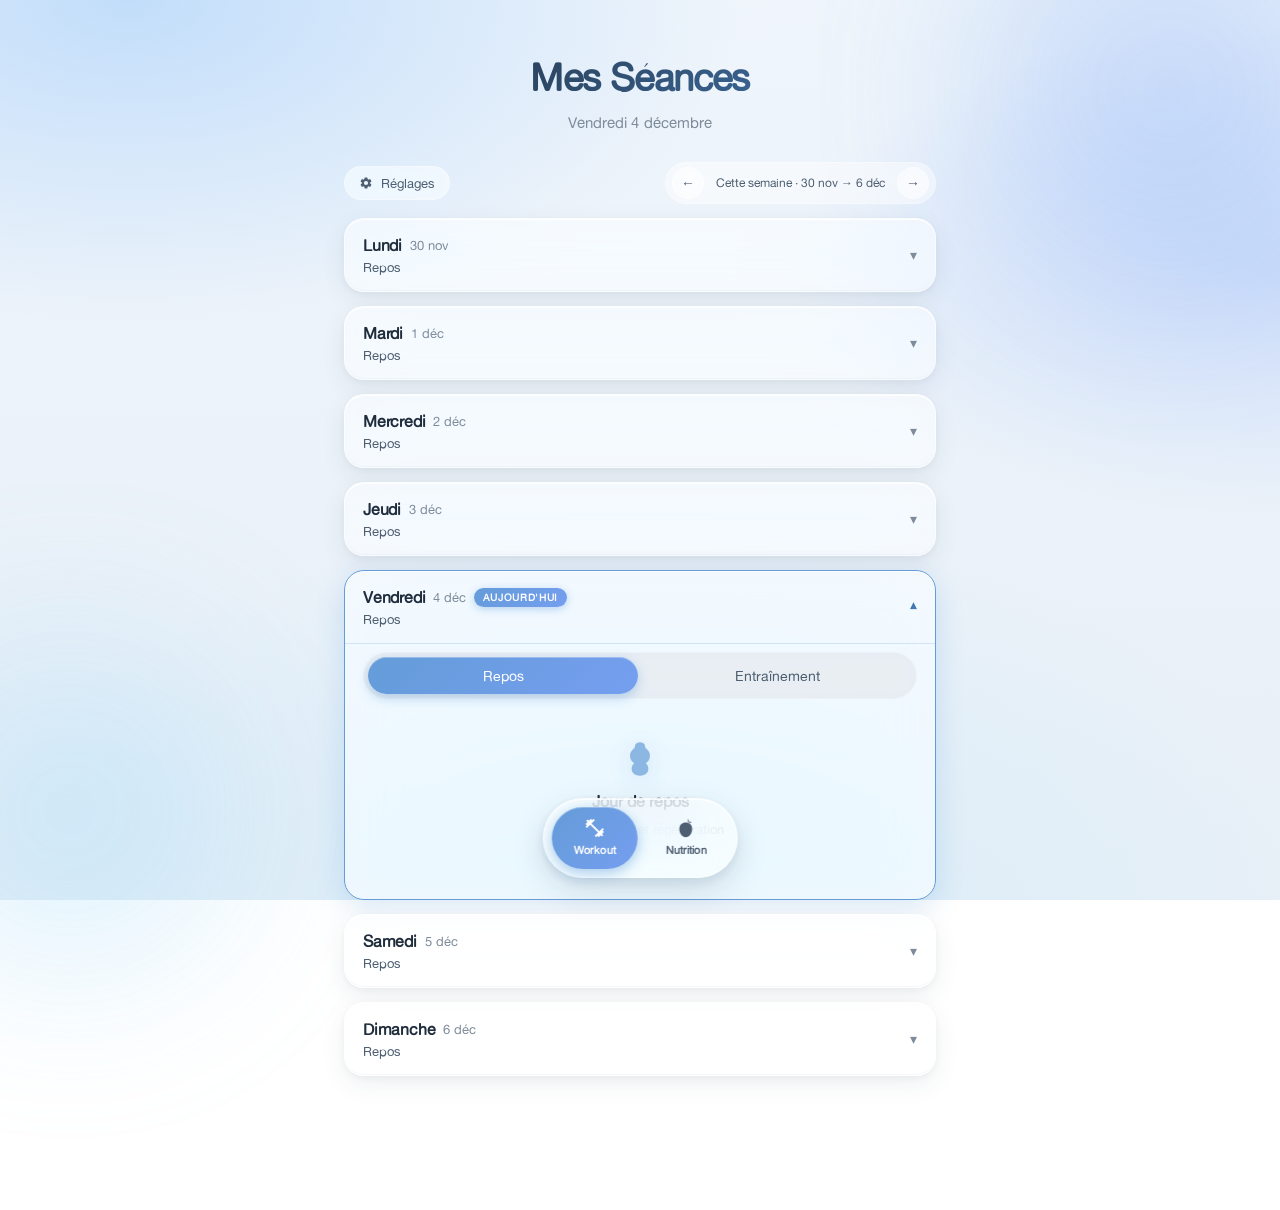
<file: index.html>
<!DOCTYPE html>
<html lang="fr">
<head>
    <meta charset="UTF-8">
    <meta name="viewport" content="width=device-width, initial-scale=1.0">
    <meta http-equiv="refresh" content="0; url=workout.html">
    <title>Fitness Tracker - Redirection...</title>
</head>
<body>
    <p>Redirection vers Workout...</p>
    <script>
        window.location.href = 'workout.html';
    </script>
</body>
</html>
</file>
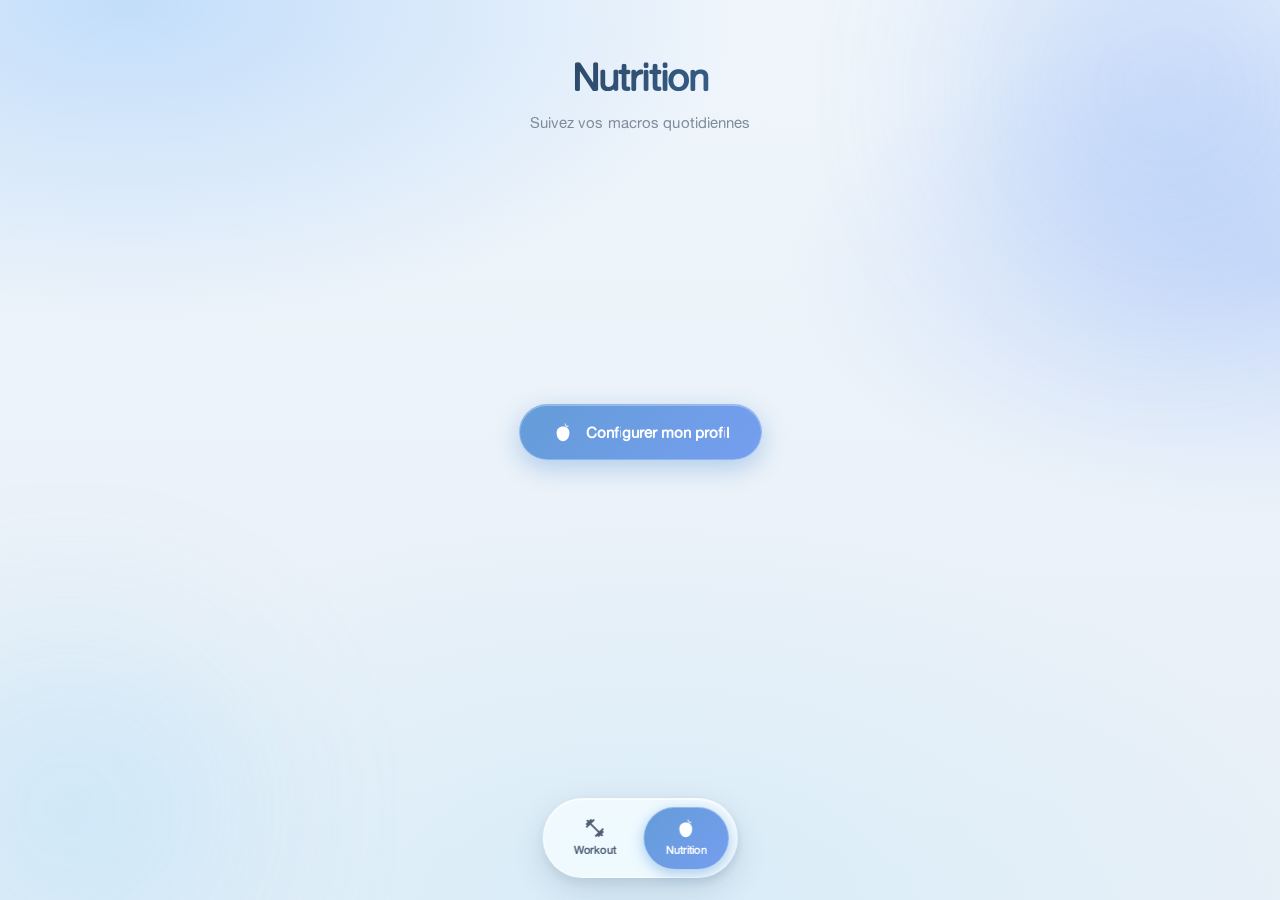
<file: nutrition.html>
<!DOCTYPE html>
<html lang="fr">
<head>
    <meta charset="UTF-8">
    <meta name="viewport" content="width=device-width, initial-scale=1.0">
    <title>Nutrition - Suivi Macros</title>
    <link rel="stylesheet" href="styles.css">
</head>
<body>
    <!-- SVG Icons (hidden) -->
    <svg style="display: none;">
        <!-- Dumbbell Icon -->
        <symbol id="icon-dumbbell" viewBox="0 0 24 24">
            <path d="M20.57 14.86L22 13.43 20.57 12 17 15.57 8.43 7 12 3.43 10.57 2 9.14 3.43 7.71 2 5.57 4.14 4.14 2.71 2.71 4.14l1.43 1.43L2 7.71l1.43 1.43L2 10.57 3.43 12 7 8.43 15.57 17 12 20.57 13.43 22l1.43-1.43L16.29 22l2.14-2.14 1.43 1.43 1.43-1.43-1.43-1.43L22 16.29z"/>
        </symbol>

        <!-- Apple Icon - Realistic Apple Shape -->
        <symbol id="icon-apple" viewBox="0 0 24 24">
            <!-- Leaf -->
            <path d="M14 2c0 0 1 0.5 1.5 2c0.3 0.9 0.3 1.5 0.3 1.5s1-0.8 1.7-0.5c0.7 0.3 0.5 1.5 0.5 1.5s-1.5 0.5-2.5 0c-0.8-0.4-1.5-1.5-1.5-1.5z" fill="currentColor" opacity="0.7"/>
            <!-- Apple Body -->
            <path d="M12 6c-4 0-7 2.5-7 7c0 4.5 3 9 7 9s7-4.5 7-9c0-4.5-3-7-7-7z" fill="currentColor"/>
            <!-- Highlight -->
            <ellipse cx="9" cy="10" rx="2" ry="2.5" fill="currentColor" opacity="0.2"/>
        </symbol>

        <!-- Refresh/Reset Icon -->
        <symbol id="icon-refresh" viewBox="0 0 24 24">
            <path d="M17.65 6.35C16.2 4.9 14.21 4 12 4c-4.42 0-7.99 3.58-7.99 8s3.57 8 7.99 8c3.73 0 6.84-2.55 7.73-6h-2.08c-.82 2.33-3.04 4-5.65 4-3.31 0-6-2.69-6-6s2.69-6 6-6c1.66 0 3.14.69 4.22 1.78L13 11h7V4l-2.35 2.35z"/>
        </symbol>
    </svg>

    <div class="container">
        <!-- Header -->
        <header>
            <h1>Nutrition</h1>
            <p class="subtitle" id="nutritionDateLabel">Suivez vos macros quotidiennes</p>
        </header>

        <!-- User Profile Section -->
        <div class="nutrition-profile" id="nutritionProfile">
            <button class="profile-setup-btn" id="profileSetupBtn">
                <svg class="icon"><use href="#icon-apple"></use></svg>
                Configurer mon profil
            </button>
        </div>

        <!-- Daily Tracking Section -->
        <div class="daily-tracking" id="dailyTracking" style="display: none;">
            <div class="daily-header">
                <h3 id="dailyDate">Aujourd'hui</h3>
                <div class="daily-header-actions">
                    <button class="icon-btn" id="editProfileBtn" aria-label="Modifier le profil" title="Modifier le profil">
                        <svg class="icon" viewBox="0 0 24 24"><path d="M19.14 12.94c.04-.31.06-.63.06-.94s-.02-.63-.06-.94l2.03-1.58a.49.49 0 00.12-.61l-1.92-3.32a.488.488 0 00-.59-.22l-2.39.96c-.5-.38-1.04-.7-1.62-.94L14.4 2.81a.484.484 0 00-.48-.41h-3.84c-.24 0-.43.17-.47.41l-.36 2.54c-.59.24-1.13.57-1.62.94l-2.39-.96a.493.493 0 00-.59.22l-1.92 3.32a.49.49 0 00.12.61l2.03 1.58c-.04.31-.06.63-.06.94s.02.63.06.94l-2.03 1.58a.49.49 0 00-.12.61l1.92 3.32c.13.22.39.31.59.22l2.39-.96c.5.38 1.04.7 1.62.94l.36 2.54c.04.24.24.41.48.41h3.84c.24 0 .44-.17.47-.41l.36-2.54c.59-.24 1.13-.56 1.62-.94l2.39.96c.22.08.47 0 .59-.22l1.92-3.32a.49.49 0 00-.12-.61l-2.03-1.58zM12 15.6A3.6 3.6 0 018.4 12 3.6 3.6 0 0112 8.4a3.6 3.6 0 013.6 3.6 3.6 3.6 0 01-3.6 3.6z"/></svg>
                    </button>
                    <button class="reset-day-btn" id="resetDayBtn">
                        <svg class="reset-icon"><use href="#icon-refresh"></use></svg>
                        Réinitialiser
                    </button>
                </div>
            </div>

            <!-- Macros Overview - Activity rings -->
            <div class="macros-overview">
                <div class="macro-card">
                    <div class="macro-ring">
                        <svg class="ring-svg" viewBox="0 0 120 120">
                            <circle class="ring-track" cx="60" cy="60" r="52"></circle>
                            <circle class="ring-fill calories-fill" id="caloriesBar" cx="60" cy="60" r="52"></circle>
                        </svg>
                        <div class="ring-center">
                            <span class="ring-current" id="caloriesCurrent">0</span>
                            <span class="ring-target-row">
                                <span class="ring-separator">/</span>
                                <span class="ring-target" id="caloriesTarget">0</span>
                            </span>
                            <span class="ring-unit">kcal</span>
                        </div>
                    </div>
                    <div class="macro-label">Calories</div>
                </div>

                <div class="macro-card">
                    <div class="macro-ring">
                        <svg class="ring-svg" viewBox="0 0 120 120">
                            <circle class="ring-track" cx="60" cy="60" r="52"></circle>
                            <circle class="ring-fill protein-fill" id="proteinBar" cx="60" cy="60" r="52"></circle>
                        </svg>
                        <div class="ring-center">
                            <span class="ring-current" id="proteinCurrent">0</span>
                            <span class="ring-target-row">
                                <span class="ring-separator">/</span>
                                <span class="ring-target" id="proteinTarget">0</span>
                            </span>
                            <span class="ring-unit">g protéines</span>
                        </div>
                    </div>
                    <div class="macro-label">Protéines</div>
                </div>
            </div>

            <!-- Quick Add Section -->
            <div class="quick-add-section">
                <h3>Ajouter un repas</h3>
                <div class="quick-add-inputs">
                    <input type="number" id="addCalories" class="quick-input" placeholder="Calories" min="0" step="1">
                    <input type="number" id="addProtein" class="quick-input" placeholder="Protéines (g)" min="0" step="0.1">
                    <button class="add-meal-btn" id="addMealBtn">+ Ajouter</button>
                </div>
            </div>

            <!-- Meal History -->
            <div class="meal-history">
                <h3>Historique du jour</h3>
                <div class="meal-list" id="mealList">
                    <!-- Meals will be added here -->
                </div>
            </div>
        </div>

        <!-- Profile Setup Modal -->
        <div class="modal" id="profileModal">
            <div class="modal-content">
                <div class="modal-header">
                    <h2>Configuration du profil</h2>
                    <button class="close-btn" id="closeProfileModal">&times;</button>
                </div>

                <div class="profile-form">
                    <div class="form-group">
                        <label for="userWeight">Poids (kg)</label>
                        <input type="number" id="userWeight" class="form-input" placeholder="70" min="30" max="300" step="0.1">
                    </div>

                    <div class="form-group">
                        <label for="userHeight">Taille (cm)</label>
                        <input type="number" id="userHeight" class="form-input" placeholder="175" min="100" max="250">
                    </div>

                    <div class="form-group">
                        <label for="userAge">Âge</label>
                        <input type="number" id="userAge" class="form-input" placeholder="25" min="15" max="100">
                    </div>

                    <div class="form-group">
                        <label for="userGender">Sexe</label>
                        <select id="userGender" class="form-input">
                            <option value="male">Homme</option>
                            <option value="female">Femme</option>
                        </select>
                    </div>

                    <div class="form-group">
                        <label for="activityLevel">Niveau d'activité</label>
                        <select id="activityLevel" class="form-input">
                            <option value="1.2">Sédentaire (peu ou pas d'exercice)</option>
                            <option value="1.375">Légèrement actif (1-3 jours/semaine)</option>
                            <option value="1.55" selected>Modérément actif (3-5 jours/semaine)</option>
                            <option value="1.725">Très actif (6-7 jours/semaine)</option>
                            <option value="1.9">Extrêmement actif (2x par jour)</option>
                        </select>
                    </div>

                    <div class="form-group">
                        <label for="goal">Objectif</label>
                        <select id="goal" class="form-input">
                            <option value="cut">Sèche (perte de poids)</option>
                            <option value="maintain">Maintien</option>
                            <option value="bulk">Prise de masse (bulk)</option>
                        </select>
                    </div>

                    <button class="save-profile-btn" id="saveProfileBtn">Calculer mes besoins</button>
                </div>
            </div>
        </div>

        <!-- Bottom Navigation -->
        <nav class="bottom-nav">
            <a href="workout.html" class="nav-item">
                <svg class="nav-icon"><use href="#icon-dumbbell"></use></svg>
                <span class="nav-label">Workout</span>
            </a>
            <a href="nutrition.html" class="nav-item active">
                <svg class="nav-icon"><use href="#icon-apple"></use></svg>
                <span class="nav-label">Nutrition</span>
            </a>
        </nav>
    </div>

    <script src="nutrition.js"></script>
</body>
</html>
</file>
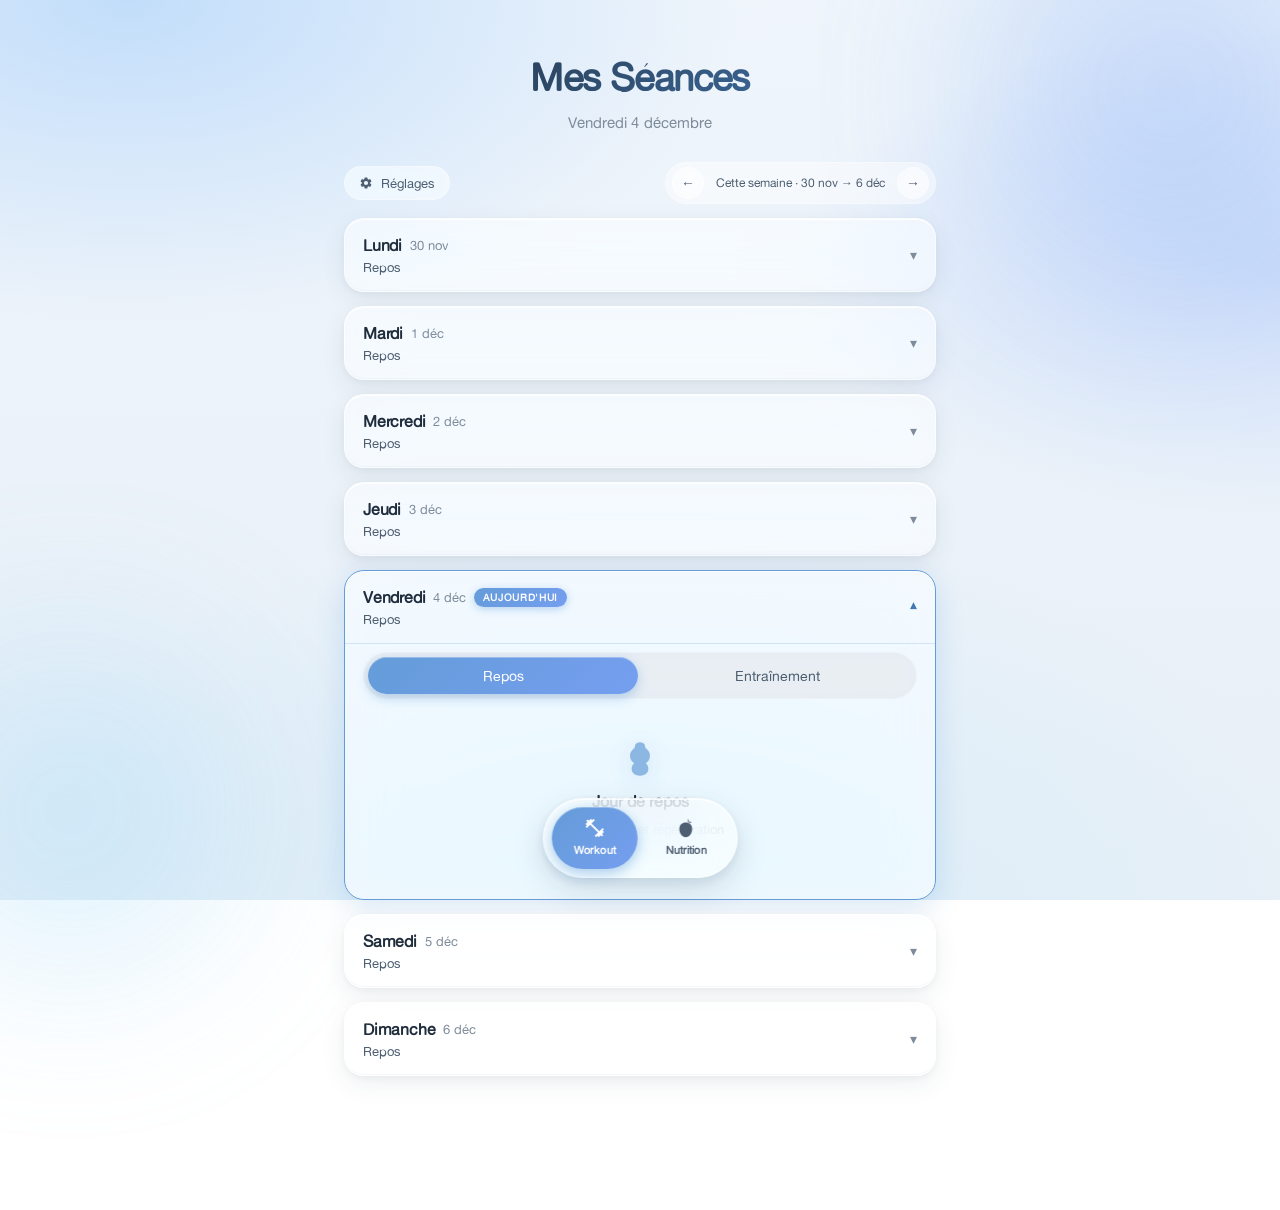
<file: workout.html>
<!DOCTYPE html>
<html lang="fr">
<head>
    <meta charset="UTF-8">
    <meta name="viewport" content="width=device-width, initial-scale=1.0">
    <title>Workout — Mes Séances</title>
    <link rel="stylesheet" href="styles.css">
</head>
<body>
    <!-- SVG Icons (hidden) -->
    <svg style="display: none;">
        <symbol id="icon-dumbbell" viewBox="0 0 24 24">
            <path d="M20.57 14.86L22 13.43 20.57 12 17 15.57 8.43 7 12 3.43 10.57 2 9.14 3.43 7.71 2 5.57 4.14 4.14 2.71 2.71 4.14l1.43 1.43L2 7.71l1.43 1.43L2 10.57 3.43 12 7 8.43 15.57 17 12 20.57 13.43 22l1.43-1.43L16.29 22l2.14-2.14 1.43 1.43 1.43-1.43-1.43-1.43L22 16.29z"/>
        </symbol>
        <symbol id="icon-apple" viewBox="0 0 24 24">
            <path d="M14 2c0 0 1 0.5 1.5 2c0.3 0.9 0.3 1.5 0.3 1.5s1-0.8 1.7-0.5c0.7 0.3 0.5 1.5 0.5 1.5s-1.5 0.5-2.5 0c-0.8-0.4-1.5-1.5-1.5-1.5z" fill="currentColor" opacity="0.7"/>
            <path d="M12 6c-4 0-7 2.5-7 7c0 4.5 3 9 7 9s7-4.5 7-9c0-4.5-3-7-7-7z" fill="currentColor"/>
            <ellipse cx="9" cy="10" rx="2" ry="2.5" fill="currentColor" opacity="0.2"/>
        </symbol>
        <symbol id="icon-rotation" viewBox="0 0 24 24">
            <path d="M12 4V1L8 5l4 4V6c3.31 0 6 2.69 6 6 0 1.01-.25 1.97-.7 2.8l1.46 1.46C19.54 15.03 20 13.57 20 12c0-4.42-3.58-8-8-8zm0 14c-3.31 0-6-2.69-6-6 0-1.01.25-1.97.7-2.8L5.24 7.74C4.46 8.97 4 10.43 4 12c0 4.42 3.58 8 8 8v3l4-4-4-4v3z"/>
        </symbol>
        <symbol id="icon-rest" viewBox="0 0 24 24">
            <path d="M12 2c-1 0-2 0.5-2.5 1C9 3.5 9 4 9 4.5c0 0 0 0.5-1 1.5c-1 1-2 2-2 4c0 2 1 3.5 2.5 4.5C7.5 15.5 7 16.5 7 18c0 2 1.5 4 5 4s5-2 5-4c0-1.5-0.5-2.5-1.5-3.5C17 13.5 18 12 18 10c0-2-1-3-2-4c-1-1-1-1.5-1-1.5c0-0.5 0-1-0.5-1.5C14 2.5 13 2 12 2z"/>
        </symbol>
        <symbol id="icon-info" viewBox="0 0 24 24">
            <path d="M12 2C11 2 10 2.5 10 3.5v0.8C8.2 5.1 7 6.9 7 9c0 1.9 1 3.6 2.5 4.5V17c0 0.6 0.4 1 1 1h3c0.6 0 1-0.4 1-1v-3.5C16 12.6 17 10.9 17 9c0-2.1-1.2-3.9-3-4.7V3.5C14 2.5 13 2 12 2zm-1.5 17v1c0 0.3 0.2 0.5 0.5 0.5h2c0.3 0 0.5-0.2 0.5-0.5v-1h-3z"/>
        </symbol>
        <symbol id="icon-settings" viewBox="0 0 24 24">
            <path d="M19.14 12.94c.04-.31.06-.63.06-.94s-.02-.63-.06-.94l2.03-1.58a.49.49 0 00.12-.61l-1.92-3.32a.488.488 0 00-.59-.22l-2.39.96c-.5-.38-1.04-.7-1.62-.94L14.4 2.81a.484.484 0 00-.48-.41h-3.84c-.24 0-.43.17-.47.41l-.36 2.54c-.59.24-1.13.57-1.62.94l-2.39-.96a.493.493 0 00-.59.22l-1.92 3.32a.49.49 0 00.12.61l2.03 1.58c-.04.31-.06.63-.06.94s.02.63.06.94l-2.03 1.58a.49.49 0 00-.12.61l1.92 3.32c.13.22.39.31.59.22l2.39-.96c.5.38 1.04.7 1.62.94l.36 2.54c.04.24.24.41.48.41h3.84c.24 0 .44-.17.47-.41l.36-2.54c.59-.24 1.13-.56 1.62-.94l2.39.96c.22.08.47 0 .59-.22l1.92-3.32a.49.49 0 00-.12-.61l-2.03-1.58zM12 15.6A3.6 3.6 0 018.4 12 3.6 3.6 0 0112 8.4a3.6 3.6 0 013.6 3.6 3.6 3.6 0 01-3.6 3.6z"/>
        </symbol>
    </svg>

    <div class="container">
        <header>
            <h1>Mes Séances</h1>
            <p class="subtitle" id="todayDateLabel">Planifiez vos entraînements</p>
        </header>

        <!-- Quick controls: settings + week navigation -->
        <div class="quick-controls">
            <button class="control-btn" id="settingsBtn" type="button" aria-expanded="false">
                <svg class="control-icon"><use href="#icon-settings"></use></svg>
                <span>Réglages</span>
            </button>
            <div class="week-nav-inline">
                <button class="week-nav-btn" id="prevWeek" type="button" aria-label="Semaine précédente">←</button>
                <span class="week-range" id="weekRangeLabel">Cette semaine</span>
                <button class="week-nav-btn" id="nextWeek" type="button" aria-label="Semaine suivante">→</button>
            </div>
        </div>

        <!-- Settings panel (collapsed by default) -->
        <div class="settings-panel" id="settingsPanel" hidden>
            <div class="setting-row">
                <div class="setting-info">
                    <div class="setting-title">Rotation automatique</div>
                    <div class="setting-help">Vos séances tournent automatiquement chaque semaine sur tous vos jours d'entraînement. Activez si vous faites Push/Pull/Legs en alternance.</div>
                </div>
                <label class="switch">
                    <input type="checkbox" id="rotationToggle">
                    <span class="switch-track"></span>
                </label>
            </div>
        </div>

        <!-- Day cards (accordion) -->
        <section class="week-view" id="weekView">
            <!-- Generated by JavaScript -->
        </section>

        <!-- Bottom Navigation -->
        <nav class="bottom-nav">
            <a href="workout.html" class="nav-item active">
                <svg class="nav-icon"><use href="#icon-dumbbell"></use></svg>
                <span class="nav-label">Workout</span>
            </a>
            <a href="nutrition.html" class="nav-item">
                <svg class="nav-icon"><use href="#icon-apple"></use></svg>
                <span class="nav-label">Nutrition</span>
            </a>
        </nav>
    </div>

    <script src="workout.js"></script>
</body>
</html>
</file>
<file: styles.css>
/* ==========================================================================
   BULK CLUB — GLASSMORPHISM REDESIGN
   Liquid glass / Apple / Figma aesthetic
   ========================================================================== */

@font-face {
    font-family: 'Alte Haas Grotesk';
    src: url('AlteHaasGroteskRegular.ttf') format('truetype');
    font-weight: normal;
    font-style: normal;
    font-display: swap;
}

@font-face {
    font-family: 'Cocogoose';
    src: url('Cocogoose-Pro-Regular-trial.ttf') format('truetype');
    font-weight: normal;
    font-style: normal;
    font-display: swap;
}

* {
    margin: 0;
    padding: 0;
    box-sizing: border-box;
}

:root {
    /* === Core palette — blues & off-white === */
    --primary-blue: hsl(211, 60%, 62%);
    --primary-blue-soft: hsl(211, 70%, 75%);
    --light-blue: hsl(210, 60%, 88%);
    --accent-blue: hsl(220, 80%, 70%);
    --off-white: hsl(210, 30%, 98%);
    --blue-dark: hsl(211, 45%, 48%);
    --blue-darker: hsl(213, 35%, 22%);
    --ink: hsl(213, 30%, 18%);
    --ink-soft: hsl(213, 18%, 38%);
    --ink-muted: hsl(213, 12%, 55%);

    /* === Glass tokens === */
    --glass-bg: hsla(0, 0%, 100%, 0.55);
    --glass-bg-strong: hsla(0, 0%, 100%, 0.72);
    --glass-bg-soft: hsla(0, 0%, 100%, 0.35);
    --glass-bg-tinted: hsla(211, 60%, 90%, 0.42);
    --glass-border: hsla(0, 0%, 100%, 0.55);
    --glass-border-soft: hsla(0, 0%, 100%, 0.3);
    --glass-highlight: hsla(0, 0%, 100%, 0.85);

    /* === Shadows === */
    --shadow-sm: 0 1px 2px hsla(213, 35%, 25%, 0.04),
                 0 2px 8px hsla(213, 35%, 25%, 0.05);
    --shadow-md: 0 2px 6px hsla(213, 35%, 25%, 0.05),
                 0 8px 24px hsla(213, 35%, 25%, 0.08);
    --shadow-lg: 0 4px 12px hsla(213, 35%, 25%, 0.06),
                 0 16px 48px hsla(213, 35%, 25%, 0.12);
    --shadow-xl: 0 8px 24px hsla(213, 35%, 25%, 0.08),
                 0 24px 64px hsla(213, 35%, 25%, 0.16);
    --shadow-blue: 0 8px 24px hsla(211, 60%, 50%, 0.25);

    /* === Compatibility aliases === */
    --workout-green: var(--primary-blue);
    --workout-green-light: var(--light-blue);
    --workout-green-dark: var(--blue-dark);
    --rest-white: var(--off-white);
    --background: var(--off-white);
    --text-dark: var(--ink);
    --text-light: var(--ink-muted);
    --border-light: hsla(213, 30%, 80%, 0.4);
    --shadow: hsla(213, 35%, 25%, 0.06);
    --shadow-strong: hsla(213, 35%, 25%, 0.12);

    /* === Radii === */
    --r-sm: 10px;
    --r-md: 14px;
    --r-lg: 20px;
    --r-xl: 28px;
    --r-pill: 999px;
}

/* ==========================================================================
   AMBIENT BACKGROUND — animated gradient orbs
   ========================================================================== */
html, body {
    min-height: 100vh;
}

body {
    font-family: 'Alte Haas Grotesk', -apple-system, BlinkMacSystemFont, 'Segoe UI', Roboto, 'Helvetica Neue', Arial, sans-serif;
    color: var(--ink);
    line-height: 1.55;
    -webkit-font-smoothing: antialiased;
    -moz-osx-font-smoothing: grayscale;
    background:
        radial-gradient(ellipse 80% 60% at 10% 0%, hsla(211, 90%, 80%, 0.55) 0%, transparent 60%),
        radial-gradient(ellipse 70% 50% at 100% 30%, hsla(220, 90%, 82%, 0.45) 0%, transparent 55%),
        radial-gradient(ellipse 90% 70% at 50% 100%, hsla(200, 80%, 88%, 0.5) 0%, transparent 60%),
        linear-gradient(180deg, hsl(210, 60%, 96%) 0%, hsl(210, 50%, 94%) 100%);
    background-attachment: fixed;
    overflow-x: hidden;
    position: relative;
}

/* Floating decorative orbs for ambient liquid feel */
body::before,
body::after {
    content: '';
    position: fixed;
    border-radius: 50%;
    pointer-events: none;
    z-index: -1;
    filter: blur(80px);
    opacity: 0.7;
    animation: floatOrb 18s ease-in-out infinite;
}

body::before {
    width: 420px;
    height: 420px;
    top: -120px;
    right: -100px;
    background: radial-gradient(circle, hsla(220, 90%, 75%, 0.55), hsla(211, 80%, 70%, 0.2));
}

body::after {
    width: 380px;
    height: 380px;
    bottom: -100px;
    left: -120px;
    background: radial-gradient(circle, hsla(200, 90%, 78%, 0.5), hsla(211, 70%, 80%, 0.15));
    animation-delay: -9s;
    animation-duration: 22s;
}

@keyframes floatOrb {
    0%, 100% { transform: translate(0, 0) scale(1); }
    33% { transform: translate(30px, -40px) scale(1.05); }
    66% { transform: translate(-20px, 30px) scale(0.95); }
}

.container {
    max-width: 100%;
    min-height: 100vh;
    padding: 28px 18px 110px;
    position: relative;
}

/* ==========================================================================
   HEADER
   ========================================================================== */
header {
    text-align: center;
    margin-bottom: 28px;
    animation: fadeInDown 0.7s cubic-bezier(0.22, 1, 0.36, 1);
}

header h1 {
    font-size: 32px;
    font-weight: 600;
    color: var(--ink);
    margin-bottom: 4px;
    letter-spacing: -0.8px;
    background: linear-gradient(135deg, var(--ink) 0%, var(--blue-dark) 100%);
    -webkit-background-clip: text;
    background-clip: text;
    -webkit-text-fill-color: transparent;
}

header .subtitle {
    font-size: 14px;
    color: var(--ink-muted);
    font-weight: 400;
    letter-spacing: 0.1px;
}

/* ==========================================================================
   QUICK CONTROLS — settings button + inline week navigation
   ========================================================================== */
.quick-controls {
    display: flex;
    align-items: center;
    justify-content: space-between;
    gap: 10px;
    margin-bottom: 14px;
    flex-wrap: wrap;
}

.control-btn {
    display: inline-flex;
    align-items: center;
    gap: 8px;
    padding: 8px 14px;
    background: hsla(0, 0%, 100%, 0.55);
    backdrop-filter: blur(12px) saturate(180%);
    -webkit-backdrop-filter: blur(12px) saturate(180%);
    border: 1px solid var(--glass-border-soft);
    border-radius: var(--r-pill);
    color: var(--ink-soft);
    font-size: 13px;
    font-weight: 500;
    cursor: pointer;
    transition: all 0.25s cubic-bezier(0.22, 1, 0.36, 1);
    font-family: inherit;
}

.control-btn:hover {
    border-color: hsla(211, 60%, 70%, 0.5);
    color: var(--blue-dark);
    background: hsla(211, 60%, 92%, 0.55);
}

.control-btn.active {
    border-color: var(--primary-blue);
    color: white;
    background: linear-gradient(135deg, var(--primary-blue), var(--accent-blue));
    box-shadow: 0 4px 12px hsla(211, 60%, 50%, 0.3);
}

.control-icon {
    width: 14px;
    height: 14px;
    fill: currentColor;
}

.week-nav-inline {
    display: inline-flex;
    align-items: center;
    gap: 6px;
    padding: 4px 6px;
    background: hsla(0, 0%, 100%, 0.45);
    backdrop-filter: blur(12px);
    -webkit-backdrop-filter: blur(12px);
    border: 1px solid var(--glass-border-soft);
    border-radius: var(--r-pill);
}

.week-range {
    font-size: 12px;
    color: var(--ink-soft);
    font-weight: 500;
    padding: 0 6px;
    white-space: nowrap;
}

/* ==========================================================================
   SETTINGS PANEL
   ========================================================================== */
.settings-panel {
    margin-bottom: 16px;
    padding: 18px 20px;
    background: var(--glass-bg);
    backdrop-filter: blur(24px) saturate(180%);
    -webkit-backdrop-filter: blur(24px) saturate(180%);
    border: 1px solid var(--glass-border);
    border-radius: var(--r-lg);
    box-shadow:
        var(--shadow-md),
        inset 0 1px 0 0 var(--glass-highlight);
    animation: settingsSlideDown 0.35s cubic-bezier(0.22, 1, 0.36, 1);
    transform-origin: top center;
}

.settings-panel[hidden] { display: none; }

@keyframes settingsSlideDown {
    from { opacity: 0; transform: translateY(-8px) scaleY(0.95); }
    to { opacity: 1; transform: translateY(0) scaleY(1); }
}

.setting-row {
    display: flex;
    align-items: center;
    justify-content: space-between;
    gap: 16px;
}

.setting-info {
    flex: 1;
    min-width: 0;
}

.setting-title {
    font-size: 14.5px;
    font-weight: 600;
    color: var(--ink);
    margin-bottom: 4px;
    letter-spacing: -0.1px;
}

.setting-help {
    font-size: 12.5px;
    color: var(--ink-muted);
    line-height: 1.5;
}

/* iOS-style toggle switch */
.switch {
    position: relative;
    display: inline-block;
    width: 46px;
    height: 28px;
    flex-shrink: 0;
    cursor: pointer;
}

.switch input {
    position: absolute;
    opacity: 0;
    width: 0;
    height: 0;
}

.switch-track {
    position: absolute;
    inset: 0;
    background: hsla(213, 22%, 78%, 0.55);
    border-radius: var(--r-pill);
    transition: background 0.3s ease;
    box-shadow: inset 0 1px 2px hsla(213, 35%, 25%, 0.08);
}

.switch-track::after {
    content: '';
    position: absolute;
    top: 3px;
    left: 3px;
    width: 22px;
    height: 22px;
    background: white;
    border-radius: 50%;
    box-shadow:
        0 2px 4px hsla(213, 35%, 25%, 0.18),
        0 0 0 0.5px hsla(213, 30%, 50%, 0.06);
    transition: transform 0.3s cubic-bezier(0.22, 1, 0.36, 1);
}

.switch input:checked + .switch-track {
    background: linear-gradient(135deg, var(--primary-blue) 0%, var(--accent-blue) 100%);
}

.switch input:checked + .switch-track::after {
    transform: translateX(18px);
}

.switch input:focus-visible + .switch-track {
    box-shadow: 0 0 0 4px hsla(211, 60%, 62%, 0.25);
}

/* ==========================================================================
   GLASS PRIMITIVE — reusable glass surface
   ========================================================================== */
.week-navigation,
.day-card,
.modal-content,
.macro-card,
.quick-add-section,
.meal-history,
.exercise-card,
.view-exercise-card,
.rotation-info-box,
.rotation-current-session,
.bottom-nav {
    position: relative;
    background: var(--glass-bg);
    backdrop-filter: blur(24px) saturate(180%);
    -webkit-backdrop-filter: blur(24px) saturate(180%);
    border: 1px solid var(--glass-border);
    box-shadow:
        var(--shadow-md),
        inset 0 1px 0 0 var(--glass-highlight),
        inset 0 -1px 0 0 hsla(213, 30%, 80%, 0.15);
}

/* ==========================================================================
   WEEK NAVIGATION
   ========================================================================== */
.week-navigation {
    display: inline-flex;
    align-items: center;
    gap: 8px;
    padding: 4px;
    border-radius: var(--r-pill);
    margin: 0;
}

.week-nav-btn {
    background: var(--glass-bg-soft);
    backdrop-filter: blur(10px);
    -webkit-backdrop-filter: blur(10px);
    border: 1px solid var(--glass-border-soft);
    border-radius: 50%;
    width: 32px;
    height: 32px;
    display: flex;
    align-items: center;
    justify-content: center;
    font-size: 14px;
    color: var(--ink-soft);
    cursor: pointer;
    transition: transform 0.25s cubic-bezier(0.22, 1, 0.36, 1),
                background 0.25s ease,
                color 0.25s ease,
                box-shadow 0.25s ease;
}

.week-nav-btn:hover {
    background: linear-gradient(135deg, var(--primary-blue) 0%, var(--accent-blue) 100%);
    color: white;
    transform: translateY(-1px);
    box-shadow: var(--shadow-blue);
}

.week-nav-btn:active {
    transform: translateY(0) scale(0.96);
}

.week-info {
    display: flex;
    align-items: baseline;
    gap: 4px;
    padding: 0 4px;
}

.week-label {
    font-size: 11px;
    color: var(--ink-muted);
    letter-spacing: 0.3px;
    font-weight: 500;
}

.week-number {
    font-size: 15px;
    font-weight: 700;
    color: var(--blue-dark);
    letter-spacing: -0.3px;
    line-height: 1;
}

/* ==========================================================================
   WEEK VIEW — DAY CARDS
   ========================================================================== */
.week-view {
    display: flex;
    flex-direction: column;
    gap: 10px;
    margin-bottom: 24px;
}

/* ==========================================================================
   DAY CARD — accordion (collapsed header / expandable body)
   ========================================================================== */
.day-card {
    border-radius: var(--r-lg);
    overflow: hidden;
    transition: border-color 0.3s ease,
                box-shadow 0.3s ease,
                background 0.4s cubic-bezier(0.22, 1, 0.36, 1);
    animation: fadeInUp 0.55s cubic-bezier(0.22, 1, 0.36, 1) backwards;
}

.day-card:nth-child(1) { animation-delay: 0.04s; }
.day-card:nth-child(2) { animation-delay: 0.08s; }
.day-card:nth-child(3) { animation-delay: 0.12s; }
.day-card:nth-child(4) { animation-delay: 0.16s; }
.day-card:nth-child(5) { animation-delay: 0.20s; }
.day-card:nth-child(6) { animation-delay: 0.24s; }
.day-card:nth-child(7) { animation-delay: 0.28s; }

.day-card.workout {
    background: linear-gradient(135deg,
        hsla(211, 60%, 92%, 0.7) 0%,
        hsla(220, 65%, 94%, 0.7) 100%);
    border-color: hsla(211, 55%, 78%, 0.32);
}

.day-card.today {
    border-color: var(--primary-blue);
    border-width: 1.5px;
    box-shadow:
        0 8px 28px hsla(211, 60%, 50%, 0.18),
        inset 0 1px 0 0 var(--glass-highlight);
}

.day-card.today.workout {
    background: linear-gradient(135deg,
        hsla(211, 75%, 86%, 0.85) 0%,
        hsla(220, 80%, 90%, 0.85) 100%);
}

/* === Header (clickable button row) === */
.day-card-header {
    display: flex;
    align-items: center;
    justify-content: space-between;
    gap: 12px;
    width: 100%;
    padding: 16px 18px;
    border: none;
    background: transparent;
    cursor: pointer;
    text-align: left;
    color: inherit;
    font-family: inherit;
    transition: background 0.2s ease;
}

.day-card-header:hover {
    background: hsla(0, 0%, 100%, 0.25);
}

.day-card-header:focus-visible {
    outline: none;
    background: hsla(211, 60%, 92%, 0.4);
}

.day-card-info {
    display: flex;
    flex-direction: column;
    gap: 4px;
    min-width: 0;
    flex: 1;
}

.day-card-name {
    display: flex;
    align-items: center;
    gap: 8px;
    flex-wrap: wrap;
}

.day-name {
    font-size: 15.5px;
    font-weight: 600;
    color: var(--ink);
    letter-spacing: -0.2px;
}

.day-date {
    font-size: 12.5px;
    color: var(--ink-muted);
    font-weight: 500;
}

.today-badge {
    font-size: 9.5px;
    font-weight: 700;
    letter-spacing: 0.7px;
    text-transform: uppercase;
    color: white;
    background: linear-gradient(135deg, var(--primary-blue), var(--accent-blue));
    padding: 3px 9px;
    border-radius: var(--r-pill);
    box-shadow: 0 2px 8px hsla(211, 60%, 50%, 0.32);
}

.day-card-summary {
    font-size: 13px;
    color: var(--ink-soft);
    display: flex;
    align-items: center;
    gap: 6px;
    overflow: hidden;
    text-overflow: ellipsis;
    white-space: nowrap;
}

.day-card.workout .day-card-summary {
    color: var(--blue-dark);
    font-weight: 500;
}

.day-card-chevron {
    font-size: 14px;
    color: var(--ink-muted);
    flex-shrink: 0;
    transition: transform 0.35s cubic-bezier(0.22, 1, 0.36, 1);
    line-height: 1;
}

.day-card.expanded .day-card-chevron {
    transform: rotate(180deg);
    color: var(--blue-dark);
}

/* === Body (expanded section) === */
.day-card-body {
    max-height: 0;
    overflow: hidden;
    transition: max-height 0.45s cubic-bezier(0.22, 1, 0.36, 1);
}

.day-card.expanded .day-card-body {
    max-height: 3000px;
}

.day-body-content {
    padding: 8px 18px 20px;
    border-top: 1px solid hsla(213, 30%, 80%, 0.22);
    animation: fadeIn 0.4s ease;
}

.day-card.today .day-body-content {
    border-top-color: hsla(211, 60%, 70%, 0.3);
}

/* ==========================================================================
   ROTATION INFO BOX
   ========================================================================== */
.rotation-info-box {
    margin-top: 24px;
    padding: 16px 20px;
    background: linear-gradient(135deg,
        hsla(211, 70%, 92%, 0.65) 0%,
        hsla(220, 70%, 94%, 0.65) 100%);
    backdrop-filter: blur(20px) saturate(180%);
    -webkit-backdrop-filter: blur(20px) saturate(180%);
    border: 1px solid hsla(211, 60%, 80%, 0.4);
    border-left: 3px solid var(--primary-blue);
    border-radius: var(--r-md);
}

.rotation-info-box p {
    font-size: 13.5px;
    color: var(--ink-soft);
    line-height: 1.55;
    margin: 0;
}

/* ==========================================================================
   MODAL
   ========================================================================== */
.modal {
    display: none;
    position: fixed;
    top: 0;
    left: 0;
    width: 100%;
    height: 100%;
    background: hsla(213, 35%, 15%, 0.32);
    z-index: 1000;
    animation: fadeIn 0.35s ease;
    backdrop-filter: blur(12px);
    -webkit-backdrop-filter: blur(12px);
}

.modal.active {
    display: flex;
    align-items: flex-end;
}

.modal-content {
    width: 100%;
    max-height: 92vh;
    border-radius: var(--r-xl) var(--r-xl) 0 0;
    overflow-y: auto;
    animation: slideUp 0.5s cubic-bezier(0.22, 1, 0.36, 1);
    background: hsla(0, 0%, 100%, 0.78);
    backdrop-filter: blur(40px) saturate(200%);
    -webkit-backdrop-filter: blur(40px) saturate(200%);
    border: 1px solid var(--glass-border);
    border-bottom: none;
    box-shadow:
        0 -16px 64px hsla(213, 35%, 25%, 0.18),
        inset 0 1px 0 0 var(--glass-highlight);
}

.modal-header {
    display: flex;
    justify-content: space-between;
    align-items: center;
    padding: 22px 22px 16px;
    border-bottom: 1px solid hsla(213, 30%, 80%, 0.25);
    background: hsla(0, 0%, 100%, 0.5);
    backdrop-filter: blur(20px);
    -webkit-backdrop-filter: blur(20px);
    position: sticky;
    top: 0;
    z-index: 10;
}

.modal-header h2 {
    font-size: 22px;
    font-weight: 600;
    color: var(--ink);
    letter-spacing: -0.4px;
}

.close-btn {
    background: hsla(213, 20%, 90%, 0.5);
    backdrop-filter: blur(10px);
    border: 1px solid var(--glass-border-soft);
    font-size: 22px;
    color: var(--ink-soft);
    cursor: pointer;
    width: 36px;
    height: 36px;
    display: flex;
    align-items: center;
    justify-content: center;
    border-radius: 50%;
    transition: all 0.25s ease;
    line-height: 1;
}

.close-btn:hover {
    background: hsla(213, 20%, 80%, 0.7);
    color: var(--ink);
    transform: rotate(90deg);
}

/* ==========================================================================
   TYPE TOGGLE — segmented control (Repos / Entraînement)
   ========================================================================== */
.type-toggle,
.session-type-toggle {
    display: flex;
    gap: 4px;
    padding: 4px;
    background: hsla(213, 25%, 88%, 0.5);
    backdrop-filter: blur(10px);
    -webkit-backdrop-filter: blur(10px);
    border: 1px solid var(--glass-border-soft);
    border-radius: var(--r-pill);
    margin-bottom: 16px;
}

.session-type-toggle {
    margin: 18px 22px;
}

.toggle-btn {
    flex: 1;
    padding: 10px 12px;
    border: none;
    background: transparent;
    border-radius: var(--r-pill);
    font-size: 13.5px;
    font-weight: 500;
    color: var(--ink-soft);
    cursor: pointer;
    transition: all 0.3s cubic-bezier(0.22, 1, 0.36, 1);
    font-family: inherit;
}

.toggle-btn:hover { color: var(--ink); }

.toggle-btn.active {
    background: linear-gradient(135deg, var(--primary-blue) 0%, var(--accent-blue) 100%);
    color: white;
    box-shadow:
        0 4px 12px hsla(211, 60%, 50%, 0.3),
        inset 0 1px 0 0 hsla(0, 0%, 100%, 0.3);
}

/* ==========================================================================
   ROTATION BANNER — shown inline when rotation is active
   ========================================================================== */
.rotation-banner {
    display: flex;
    align-items: flex-start;
    gap: 8px;
    padding: 10px 14px;
    background: hsla(211, 70%, 92%, 0.55);
    backdrop-filter: blur(10px);
    -webkit-backdrop-filter: blur(10px);
    border: 1px solid hsla(211, 60%, 80%, 0.35);
    border-left: 3px solid var(--primary-blue);
    border-radius: var(--r-md);
    font-size: 12.5px;
    color: var(--ink-soft);
    line-height: 1.5;
    margin-bottom: 14px;
}

.rotation-banner strong {
    color: var(--blue-dark);
    font-weight: 600;
}

.rotation-banner .info-icon-inline {
    flex-shrink: 0;
    margin-top: 2px;
}

/* ==========================================================================
   REST MESSAGE — shown inline in day body when type = rest
   ========================================================================== */
.rest-message-inline {
    display: flex;
    flex-direction: column;
    align-items: center;
    gap: 6px;
    padding: 24px 16px;
    text-align: center;
}

.rest-message-inline .rest-icon-svg {
    width: 40px;
    height: 40px;
    fill: var(--primary-blue);
    opacity: 0.7;
    margin-bottom: 4px;
}

.rest-message-inline p {
    font-size: 16px;
    font-weight: 600;
    color: var(--ink);
}

.rest-message-inline .rest-subtitle {
    font-size: 12.5px;
    color: var(--ink-muted);
}

/* ==========================================================================
   WORKOUT SECTION (legacy modal layout — kept for nutrition profile flow)
   ========================================================================== */
.workout-section { padding: 0 22px 20px; }

.session-name-container {
    margin-bottom: 14px;
}

.exercises-empty {
    padding: 14px 12px;
    text-align: center;
    color: var(--ink-muted);
    font-size: 13px;
    font-style: italic;
    background: hsla(0, 0%, 100%, 0.35);
    border: 1px dashed hsla(213, 25%, 75%, 0.4);
    border-radius: var(--r-md);
}

.session-name-input {
    width: 100%;
    padding: 14px 16px;
    border: 1px solid var(--glass-border-soft);
    border-radius: var(--r-md);
    font-size: 15px;
    color: var(--ink);
    background: hsla(0, 0%, 100%, 0.6);
    backdrop-filter: blur(12px);
    -webkit-backdrop-filter: blur(12px);
    transition: all 0.3s ease;
    outline: none;
    font-family: inherit;
}

.session-name-input:focus {
    border-color: var(--primary-blue);
    background: hsla(0, 0%, 100%, 0.85);
    box-shadow: 0 0 0 4px hsla(211, 60%, 62%, 0.12);
}

.session-name-input::placeholder {
    color: var(--ink-muted);
}

/* === Exercises === */
.exercises-container {
    display: flex;
    flex-direction: column;
    gap: 12px;
    margin-bottom: 16px;
}

.exercise-card {
    border-radius: var(--r-md);
    padding: 16px;
    animation: fadeInUp 0.4s cubic-bezier(0.22, 1, 0.36, 1);
    background: hsla(0, 0%, 100%, 0.45);
}

.exercise-header {
    display: flex;
    justify-content: space-between;
    align-items: center;
    margin-bottom: 12px;
    gap: 8px;
}

.exercise-name-input {
    flex: 1;
    padding: 9px 12px;
    border: 1px solid var(--glass-border-soft);
    border-radius: var(--r-sm);
    font-size: 14.5px;
    font-weight: 500;
    color: var(--ink);
    background: hsla(0, 0%, 100%, 0.7);
    outline: none;
    transition: all 0.25s ease;
    font-family: inherit;
}

.exercise-name-input:focus {
    border-color: var(--primary-blue);
    background: white;
    box-shadow: 0 0 0 3px hsla(211, 60%, 62%, 0.1);
}

.delete-exercise-btn {
    background: hsla(0, 70%, 90%, 0.4);
    border: 1px solid hsla(0, 60%, 80%, 0.3);
    color: hsl(0, 60%, 55%);
    font-size: 18px;
    cursor: pointer;
    padding: 4px 10px;
    border-radius: var(--r-sm);
    transition: all 0.25s ease;
    line-height: 1.2;
}

.delete-exercise-btn:hover {
    background: hsla(0, 70%, 85%, 0.7);
    color: hsl(0, 70%, 45%);
    transform: scale(1.05);
}

.exercise-details {
    display: grid;
    grid-template-columns: repeat(3, 1fr);
    gap: 8px;
}

.detail-group {
    display: flex;
    flex-direction: column;
}

.detail-label {
    font-size: 9.5px;
    color: var(--ink-muted);
    margin-bottom: 4px;
    text-transform: uppercase;
    letter-spacing: 0.6px;
    font-weight: 600;
}

.detail-input {
    padding: 9px 4px;
    border: 1px solid var(--glass-border-soft);
    border-radius: var(--r-sm);
    font-size: 13.5px;
    text-align: center;
    background: hsla(0, 0%, 100%, 0.7);
    color: var(--ink);
    outline: none;
    transition: all 0.25s ease;
    width: 100%;
    font-family: inherit;
    font-weight: 500;
}

.detail-input:focus {
    border-color: var(--primary-blue);
    background: white;
    box-shadow: 0 0 0 3px hsla(211, 60%, 62%, 0.1);
}

/* === Add Exercise Button === */
.add-exercise-btn {
    width: 100%;
    padding: 14px;
    background: hsla(0, 0%, 100%, 0.4);
    backdrop-filter: blur(12px);
    -webkit-backdrop-filter: blur(12px);
    border: 1.5px dashed hsla(211, 60%, 70%, 0.5);
    border-radius: var(--r-md);
    color: var(--blue-dark);
    font-size: 14.5px;
    font-weight: 500;
    cursor: pointer;
    transition: all 0.3s ease;
    display: flex;
    align-items: center;
    justify-content: center;
    gap: 8px;
    font-family: inherit;
}

.add-exercise-btn:hover {
    border-color: var(--primary-blue);
    background: hsla(211, 60%, 92%, 0.5);
    transform: translateY(-1px);
}

.plus-icon {
    font-size: 18px;
    line-height: 1;
}

/* ==========================================================================
   REST & ROTATION SECTIONS
   ========================================================================== */
.rest-section,
.rotation-section {
    padding: 56px 22px;
    text-align: center;
}

.rest-message,
.rotation-message {
    display: flex;
    flex-direction: column;
    align-items: center;
    gap: 10px;
}

.rest-icon-svg,
.rotation-icon-svg {
    width: 56px;
    height: 56px;
    fill: var(--primary-blue);
    margin-bottom: 8px;
    filter: drop-shadow(0 4px 12px hsla(211, 60%, 50%, 0.25));
}

.rest-message p,
.rotation-message p {
    font-size: 20px;
    font-weight: 600;
    color: var(--ink);
    letter-spacing: -0.3px;
}

.rest-subtitle,
.rotation-subtitle {
    font-size: 14px;
    color: var(--ink-muted);
    margin-bottom: 16px;
}

.rotation-current-session {
    margin-top: 24px;
    padding: 18px 22px;
    border-radius: var(--r-md);
    max-width: 320px;
}

.rotation-current-session h4 {
    font-size: 11px;
    color: var(--ink-muted);
    text-transform: uppercase;
    letter-spacing: 1.2px;
    font-weight: 600;
    margin-bottom: 8px;
}

.rotation-current-session .session-name {
    font-size: 18px;
    font-weight: 600;
    color: var(--blue-dark);
}

/* ==========================================================================
   VIEW MODE — read only
   ========================================================================== */
.view-mode {
    padding: 20px 22px 4px;
    animation: fadeIn 0.35s ease;
}

.view-session-name {
    font-size: 22px;
    font-weight: 600;
    color: var(--ink);
    margin-bottom: 22px;
    padding-bottom: 14px;
    border-bottom: 1px solid hsla(213, 30%, 80%, 0.3);
    letter-spacing: -0.4px;
}

.view-exercises-container {
    display: flex;
    flex-direction: column;
    gap: 12px;
}

.view-exercise-card {
    border-radius: var(--r-md);
    padding: 16px;
    animation: fadeInUp 0.4s cubic-bezier(0.22, 1, 0.36, 1);
    background: hsla(0, 0%, 100%, 0.45);
}

.view-exercise-name {
    font-size: 16px;
    font-weight: 600;
    color: var(--ink);
    margin-bottom: 12px;
    display: flex;
    align-items: center;
    gap: 10px;
    letter-spacing: -0.2px;
}

.view-exercise-name::before {
    content: '';
    width: 4px;
    height: 18px;
    background: linear-gradient(180deg, var(--primary-blue), var(--accent-blue));
    border-radius: 2px;
    box-shadow: 0 0 8px hsla(211, 60%, 50%, 0.4);
}

.view-exercise-details {
    display: grid;
    grid-template-columns: repeat(3, 1fr);
    gap: 8px;
}

.view-detail-item {
    display: flex;
    flex-direction: column;
    background: hsla(0, 0%, 100%, 0.65);
    backdrop-filter: blur(8px);
    -webkit-backdrop-filter: blur(8px);
    border: 1px solid var(--glass-border-soft);
    padding: 10px 6px;
    border-radius: var(--r-sm);
    text-align: center;
}

.view-detail-label {
    font-size: 9.5px;
    color: var(--ink-muted);
    text-transform: uppercase;
    letter-spacing: 0.6px;
    font-weight: 600;
    margin-bottom: 4px;
}

.view-detail-value {
    font-size: 16px;
    font-weight: 700;
    color: var(--ink);
    letter-spacing: -0.2px;
}

.view-detail-value .unit {
    font-size: 11px;
    font-weight: 500;
    color: var(--ink-muted);
    margin-left: 1px;
}

.view-empty-state {
    text-align: center;
    padding: 48px 22px;
    color: var(--ink-muted);
}

.view-empty-state p {
    font-size: 15px;
    margin-bottom: 6px;
    font-weight: 500;
    color: var(--ink-soft);
}

.view-empty-state span {
    font-size: 13.5px;
    opacity: 0.75;
}

/* ==========================================================================
   MODAL ACTIONS
   ========================================================================== */
.modal-actions {
    padding: 18px 22px 22px;
    border-top: 1px solid hsla(213, 30%, 80%, 0.25);
    background: hsla(0, 0%, 100%, 0.5);
    backdrop-filter: blur(20px);
    -webkit-backdrop-filter: blur(20px);
    position: sticky;
    bottom: 0;
}

.save-btn,
.edit-btn {
    width: 100%;
    padding: 15px;
    background: linear-gradient(135deg, var(--primary-blue) 0%, var(--accent-blue) 100%);
    color: white;
    border: 1px solid hsla(0, 0%, 100%, 0.25);
    border-radius: var(--r-md);
    font-size: 15.5px;
    font-weight: 600;
    cursor: pointer;
    transition: all 0.3s cubic-bezier(0.22, 1, 0.36, 1);
    box-shadow:
        0 6px 20px hsla(211, 60%, 50%, 0.3),
        inset 0 1px 0 0 hsla(0, 0%, 100%, 0.3);
    font-family: inherit;
    letter-spacing: 0.1px;
}

.save-btn:hover,
.edit-btn:hover {
    transform: translateY(-2px);
    box-shadow:
        0 10px 28px hsla(211, 60%, 50%, 0.42),
        inset 0 1px 0 0 hsla(0, 0%, 100%, 0.35);
}

.save-btn:active,
.edit-btn:active {
    transform: translateY(0) scale(0.99);
}

/* ==========================================================================
   ANIMATIONS
   ========================================================================== */
@keyframes fadeIn {
    from { opacity: 0; }
    to { opacity: 1; }
}

@keyframes fadeInDown {
    from { opacity: 0; transform: translateY(-16px); }
    to { opacity: 1; transform: translateY(0); }
}

@keyframes fadeInUp {
    from { opacity: 0; transform: translateY(18px); }
    to { opacity: 1; transform: translateY(0); }
}

@keyframes slideUp {
    from { transform: translateY(100%); }
    to { transform: translateY(0); }
}

@keyframes slideInUp {
    from { opacity: 0; transform: translateY(14px); }
    to { opacity: 1; transform: translateY(0); }
}

/* ==========================================================================
   RESPONSIVE
   ========================================================================== */
@media (min-width: 768px) {
    .container {
        max-width: 640px;
        margin: 0 auto;
        padding: 48px 24px 110px;
    }

    header h1 { font-size: 38px; }
    header .subtitle { font-size: 15px; }

    .week-view { gap: 14px; }

    .modal.active { align-items: center; }

    .modal-content {
        max-width: 620px;
        max-height: 88vh;
        border-radius: var(--r-xl);
        margin: 0 auto;
        border: 1px solid var(--glass-border);
    }

    .exercise-details,
    .view-exercise-details {
        gap: 10px;
    }

    .view-detail-item { padding: 12px 8px; }
    .detail-input { padding: 11px 6px; font-size: 14px; }
    .view-detail-value { font-size: 18px; }
}

html { scroll-behavior: smooth; }

/* === Custom scrollbar === */
.modal-content::-webkit-scrollbar { width: 6px; }
.modal-content::-webkit-scrollbar-track { background: transparent; }
.modal-content::-webkit-scrollbar-thumb {
    background: hsla(213, 30%, 70%, 0.4);
    border-radius: 4px;
}
.modal-content::-webkit-scrollbar-thumb:hover {
    background: hsla(213, 30%, 60%, 0.6);
}

/* ==========================================================================
   BOTTOM NAVIGATION — floating glass capsule
   ========================================================================== */
.page { display: none; animation: fadeIn 0.3s ease; }
.page.active { display: block; }

.bottom-nav {
    position: fixed;
    bottom: 22px;
    left: 50%;
    transform: translateX(-50%);
    display: flex;
    gap: 6px;
    padding: 8px;
    border-radius: var(--r-pill);
    background: hsla(0, 0%, 100%, 0.65);
    backdrop-filter: blur(28px) saturate(200%);
    -webkit-backdrop-filter: blur(28px) saturate(200%);
    border: 1px solid var(--glass-border);
    box-shadow:
        0 12px 32px hsla(213, 35%, 25%, 0.15),
        0 4px 12px hsla(213, 35%, 25%, 0.08),
        inset 0 1px 0 0 var(--glass-highlight);
    z-index: 999;
}

.nav-item {
    display: flex;
    flex-direction: column;
    align-items: center;
    gap: 3px;
    padding: 10px 22px;
    border: none;
    background: transparent;
    border-radius: var(--r-pill);
    cursor: pointer;
    transition: all 0.3s cubic-bezier(0.22, 1, 0.36, 1);
    color: var(--ink-soft);
    text-decoration: none;
}

.nav-item:hover {
    color: var(--blue-dark);
    background: hsla(211, 60%, 92%, 0.5);
}

.nav-item.active {
    background: linear-gradient(135deg, var(--primary-blue) 0%, var(--accent-blue) 100%);
    color: white;
    box-shadow:
        0 4px 14px hsla(211, 60%, 50%, 0.4),
        inset 0 1px 0 0 hsla(0, 0%, 100%, 0.3);
}

.nav-icon {
    width: 22px;
    height: 22px;
    fill: currentColor;
}

.nav-label {
    font-size: 11px;
    font-weight: 600;
    letter-spacing: 0.1px;
}

/* === Generic icon === */
.icon {
    width: 20px;
    height: 20px;
    fill: currentColor;
}

.info-icon-inline {
    width: 16px;
    height: 16px;
    fill: var(--primary-blue);
    vertical-align: middle;
    margin-right: 6px;
}

.reset-icon {
    width: 14px;
    height: 14px;
    fill: currentColor;
    margin-right: 6px;
}

.rotation-icon-inline {
    width: 14px;
    height: 14px;
    fill: currentColor;
    vertical-align: middle;
    margin-right: 4px;
    display: inline-block;
}

/* ==========================================================================
   NUTRITION PAGE
   ========================================================================== */
.nutrition-profile {
    display: flex;
    flex-direction: column;
    align-items: center;
    justify-content: center;
    min-height: 60vh;
    padding: 40px 20px;
}

.profile-setup-btn {
    display: flex;
    align-items: center;
    gap: 12px;
    padding: 16px 32px;
    background: linear-gradient(135deg, var(--primary-blue) 0%, var(--accent-blue) 100%);
    color: white;
    border: 1px solid hsla(0, 0%, 100%, 0.25);
    border-radius: var(--r-pill);
    font-size: 15px;
    font-weight: 600;
    cursor: pointer;
    transition: all 0.3s cubic-bezier(0.22, 1, 0.36, 1);
    box-shadow:
        0 8px 24px hsla(211, 60%, 50%, 0.32),
        inset 0 1px 0 0 hsla(0, 0%, 100%, 0.3);
    font-family: inherit;
}

.profile-setup-btn:hover {
    transform: translateY(-2px);
    box-shadow:
        0 12px 32px hsla(211, 60%, 50%, 0.42),
        inset 0 1px 0 0 hsla(0, 0%, 100%, 0.35);
}

.profile-setup-btn .icon {
    width: 22px;
    height: 22px;
}

#profileModal .modal-content {
    max-width: 500px;
    margin: 0 auto;
}

/* === Profile form === */
.profile-form {
    padding: 22px;
    max-width: 420px;
    margin: 0 auto;
}

.form-group { margin-bottom: 14px; }

.form-group label {
    display: block;
    margin-bottom: 6px;
    font-size: 12.5px;
    font-weight: 600;
    color: var(--ink-soft);
    text-transform: uppercase;
    letter-spacing: 0.5px;
}

.form-input {
    width: 100%;
    padding: 12px 14px;
    border: 1px solid var(--glass-border-soft);
    border-radius: var(--r-md);
    font-size: 14.5px;
    color: var(--ink);
    background: hsla(0, 0%, 100%, 0.65);
    backdrop-filter: blur(12px);
    -webkit-backdrop-filter: blur(12px);
    transition: all 0.3s ease;
    font-family: inherit;
}

.form-input:focus {
    outline: none;
    border-color: var(--primary-blue);
    background: white;
    box-shadow: 0 0 0 4px hsla(211, 60%, 62%, 0.12);
}

select.form-input {
    appearance: none;
    -webkit-appearance: none;
    background-image: url("data:image/svg+xml,%3Csvg xmlns='http://www.w3.org/2000/svg' width='12' height='8' viewBox='0 0 12 8'%3E%3Cpath fill='%235680a8' d='M6 8L0 0h12z'/%3E%3C/svg%3E");
    background-repeat: no-repeat;
    background-position: right 16px center;
    padding-right: 38px;
}

.save-profile-btn {
    width: 100%;
    padding: 14px;
    background: linear-gradient(135deg, var(--primary-blue) 0%, var(--accent-blue) 100%);
    color: white;
    border: 1px solid hsla(0, 0%, 100%, 0.25);
    border-radius: var(--r-md);
    font-size: 15px;
    font-weight: 600;
    cursor: pointer;
    margin-top: 18px;
    transition: all 0.3s cubic-bezier(0.22, 1, 0.36, 1);
    box-shadow:
        0 6px 20px hsla(211, 60%, 50%, 0.3),
        inset 0 1px 0 0 hsla(0, 0%, 100%, 0.3);
    font-family: inherit;
}

.save-profile-btn:hover {
    transform: translateY(-2px);
    box-shadow:
        0 10px 28px hsla(211, 60%, 50%, 0.4),
        inset 0 1px 0 0 hsla(0, 0%, 100%, 0.35);
}

/* === Daily Tracking === */
.daily-tracking { animation: fadeIn 0.5s ease; }

.daily-header {
    display: flex;
    justify-content: space-between;
    align-items: center;
    margin-bottom: 22px;
    gap: 12px;
}

.daily-header h3 {
    font-size: 20px;
    font-weight: 600;
    color: var(--ink);
    letter-spacing: -0.3px;
}

.daily-header-actions {
    display: flex;
    align-items: center;
    gap: 8px;
    flex-shrink: 0;
}

.icon-btn {
    width: 36px;
    height: 36px;
    display: inline-flex;
    align-items: center;
    justify-content: center;
    background: hsla(0, 0%, 100%, 0.5);
    backdrop-filter: blur(12px);
    -webkit-backdrop-filter: blur(12px);
    border: 1px solid var(--glass-border-soft);
    border-radius: 50%;
    color: var(--ink-soft);
    cursor: pointer;
    transition: all 0.25s cubic-bezier(0.22, 1, 0.36, 1);
    padding: 0;
}

.icon-btn:hover {
    border-color: var(--primary-blue);
    color: var(--blue-dark);
    background: hsla(211, 60%, 92%, 0.6);
    transform: rotate(40deg);
}

.icon-btn .icon {
    width: 18px;
    height: 18px;
    fill: currentColor;
}

.reset-day-btn {
    display: inline-flex;
    align-items: center;
    padding: 8px 14px;
    background: hsla(0, 0%, 100%, 0.5);
    backdrop-filter: blur(12px);
    -webkit-backdrop-filter: blur(12px);
    border: 1px solid var(--glass-border-soft);
    border-radius: var(--r-pill);
    font-size: 12.5px;
    color: var(--ink-soft);
    cursor: pointer;
    transition: all 0.3s ease;
    font-family: inherit;
    font-weight: 500;
}

.reset-day-btn:hover {
    border-color: var(--primary-blue);
    color: var(--blue-dark);
    background: hsla(211, 60%, 92%, 0.6);
}

/* === Macros Overview — circular Activity rings === */
.macros-overview {
    display: grid;
    grid-template-columns: 1fr 1fr;
    gap: 12px;
    margin-bottom: 24px;
}

.macro-card {
    border-radius: var(--r-xl);
    padding: 20px 16px 18px;
    display: flex;
    flex-direction: column;
    align-items: center;
    gap: 14px;
}

.macro-ring {
    position: relative;
    width: 100%;
    max-width: 160px;
    aspect-ratio: 1 / 1;
}

.ring-svg {
    width: 100%;
    height: 100%;
    transform: rotate(-90deg);
    overflow: visible;
}

.ring-track {
    fill: none;
    stroke: hsla(213, 30%, 85%, 0.45);
    stroke-width: 9;
}

.ring-fill {
    fill: none;
    stroke-width: 9;
    stroke-linecap: round;
    stroke-dasharray: 326.7;
    stroke-dashoffset: 326.7;
    transition: stroke-dashoffset 0.9s cubic-bezier(0.22, 1, 0.36, 1);
    filter: drop-shadow(0 2px 8px hsla(211, 60%, 50%, 0.3));
}

.ring-fill.calories-fill {
    stroke: var(--primary-blue);
    filter: drop-shadow(0 2px 10px hsla(211, 70%, 55%, 0.4));
}

.ring-fill.protein-fill {
    stroke: var(--blue-dark);
    filter: drop-shadow(0 2px 10px hsla(211, 50%, 35%, 0.35));
}

.ring-center {
    position: absolute;
    inset: 0;
    display: flex;
    flex-direction: column;
    align-items: center;
    justify-content: center;
    gap: 2px;
    padding: 0 8px;
    text-align: center;
}

.ring-current {
    font-size: 30px;
    font-weight: 700;
    color: var(--ink);
    letter-spacing: -0.8px;
    line-height: 1;
}

.ring-target-row {
    font-size: 12px;
    color: var(--ink-muted);
    font-weight: 500;
    margin-top: 2px;
    display: flex;
    gap: 3px;
    align-items: baseline;
}

.ring-separator {
    color: var(--ink-muted);
}

.ring-target {
    color: var(--ink-soft);
    font-weight: 600;
}

.ring-unit {
    font-size: 10.5px;
    color: var(--ink-muted);
    text-transform: uppercase;
    letter-spacing: 0.6px;
    margin-top: 4px;
    font-weight: 600;
}

.macro-label {
    font-size: 13px;
    font-weight: 600;
    color: var(--ink-soft);
    letter-spacing: 0.2px;
}

/* === Quick Add === */
.quick-add-section {
    border-radius: var(--r-lg);
    padding: 22px;
    margin-bottom: 24px;
}

.quick-add-section h3 {
    font-size: 16px;
    font-weight: 600;
    color: var(--ink);
    margin-bottom: 14px;
    letter-spacing: -0.2px;
}

.quick-add-inputs {
    display: flex;
    gap: 10px;
    flex-wrap: wrap;
}

.quick-input {
    flex: 1;
    min-width: 110px;
    padding: 12px 14px;
    border: 1px solid var(--glass-border-soft);
    border-radius: var(--r-md);
    font-size: 14.5px;
    color: var(--ink);
    background: hsla(0, 0%, 100%, 0.65);
    backdrop-filter: blur(10px);
    -webkit-backdrop-filter: blur(10px);
    transition: all 0.25s ease;
    font-family: inherit;
}

.quick-input:focus {
    outline: none;
    border-color: var(--primary-blue);
    background: white;
    box-shadow: 0 0 0 3px hsla(211, 60%, 62%, 0.12);
}

.quick-input::placeholder {
    color: var(--ink-muted);
}

.add-meal-btn {
    padding: 12px 22px;
    background: linear-gradient(135deg, var(--primary-blue) 0%, var(--accent-blue) 100%);
    color: white;
    border: 1px solid hsla(0, 0%, 100%, 0.25);
    border-radius: var(--r-md);
    font-size: 14.5px;
    font-weight: 600;
    cursor: pointer;
    transition: all 0.3s cubic-bezier(0.22, 1, 0.36, 1);
    white-space: nowrap;
    box-shadow:
        0 4px 14px hsla(211, 60%, 50%, 0.28),
        inset 0 1px 0 0 hsla(0, 0%, 100%, 0.3);
    font-family: inherit;
}

.add-meal-btn:hover {
    transform: translateY(-2px);
    box-shadow:
        0 8px 22px hsla(211, 60%, 50%, 0.4),
        inset 0 1px 0 0 hsla(0, 0%, 100%, 0.35);
}

/* === Meal History === */
.meal-history {
    border-radius: var(--r-lg);
    padding: 22px;
}

.meal-history h3 {
    font-size: 16px;
    font-weight: 600;
    color: var(--ink);
    margin-bottom: 14px;
    letter-spacing: -0.2px;
}

.meal-list {
    display: flex;
    flex-direction: column;
    gap: 10px;
}

.meal-item {
    display: flex;
    justify-content: space-between;
    align-items: center;
    padding: 12px 14px;
    background: hsla(0, 0%, 100%, 0.5);
    backdrop-filter: blur(8px);
    -webkit-backdrop-filter: blur(8px);
    border: 1px solid var(--glass-border-soft);
    border-radius: var(--r-md);
    animation: slideInUp 0.35s cubic-bezier(0.22, 1, 0.36, 1);
}

.meal-info {
    display: flex;
    gap: 14px;
    align-items: center;
}

.meal-time {
    font-size: 11.5px;
    color: var(--ink-muted);
    min-width: 44px;
    font-weight: 500;
}

.meal-macros {
    display: flex;
    gap: 12px;
    font-size: 13.5px;
}

.meal-macro {
    color: var(--ink);
    font-weight: 600;
}

.meal-macro span {
    color: var(--ink-muted);
    font-weight: 500;
    font-size: 11.5px;
    margin-left: 2px;
}

.delete-meal-btn {
    padding: 5px 11px;
    background: hsla(0, 70%, 92%, 0.4);
    border: 1px solid hsla(0, 60%, 82%, 0.3);
    border-radius: var(--r-sm);
    color: hsl(0, 60%, 55%);
    font-size: 16px;
    cursor: pointer;
    transition: all 0.25s ease;
    line-height: 1;
}

.delete-meal-btn:hover {
    background: hsla(0, 70%, 85%, 0.6);
    color: hsl(0, 70%, 45%);
    transform: scale(1.05);
}

.meal-list-empty {
    text-align: center;
    padding: 32px 16px;
    color: var(--ink-muted);
    font-size: 13.5px;
}

/* ==========================================================================
   RESPONSIVE bottom nav
   ========================================================================== */
@media (max-width: 600px) {
    .bottom-nav {
        bottom: 16px;
        padding: 6px;
    }
    .nav-item { padding: 8px 18px; }
    .nav-icon { width: 20px; height: 20px; }
    .nav-label { font-size: 10.5px; }
}

@media (min-width: 768px) {
    .quick-add-inputs { flex-wrap: nowrap; }
    .macros-overview { gap: 16px; }
    .macro-ring { max-width: 180px; }
    .ring-current { font-size: 34px; }
    .today-session-name { font-size: 32px; }
    .today-hero-card { padding: 30px 28px 26px; }
}

@media (max-width: 360px) {
    .macros-overview { grid-template-columns: 1fr; }
    .macro-ring { max-width: 200px; }
}
</file>
